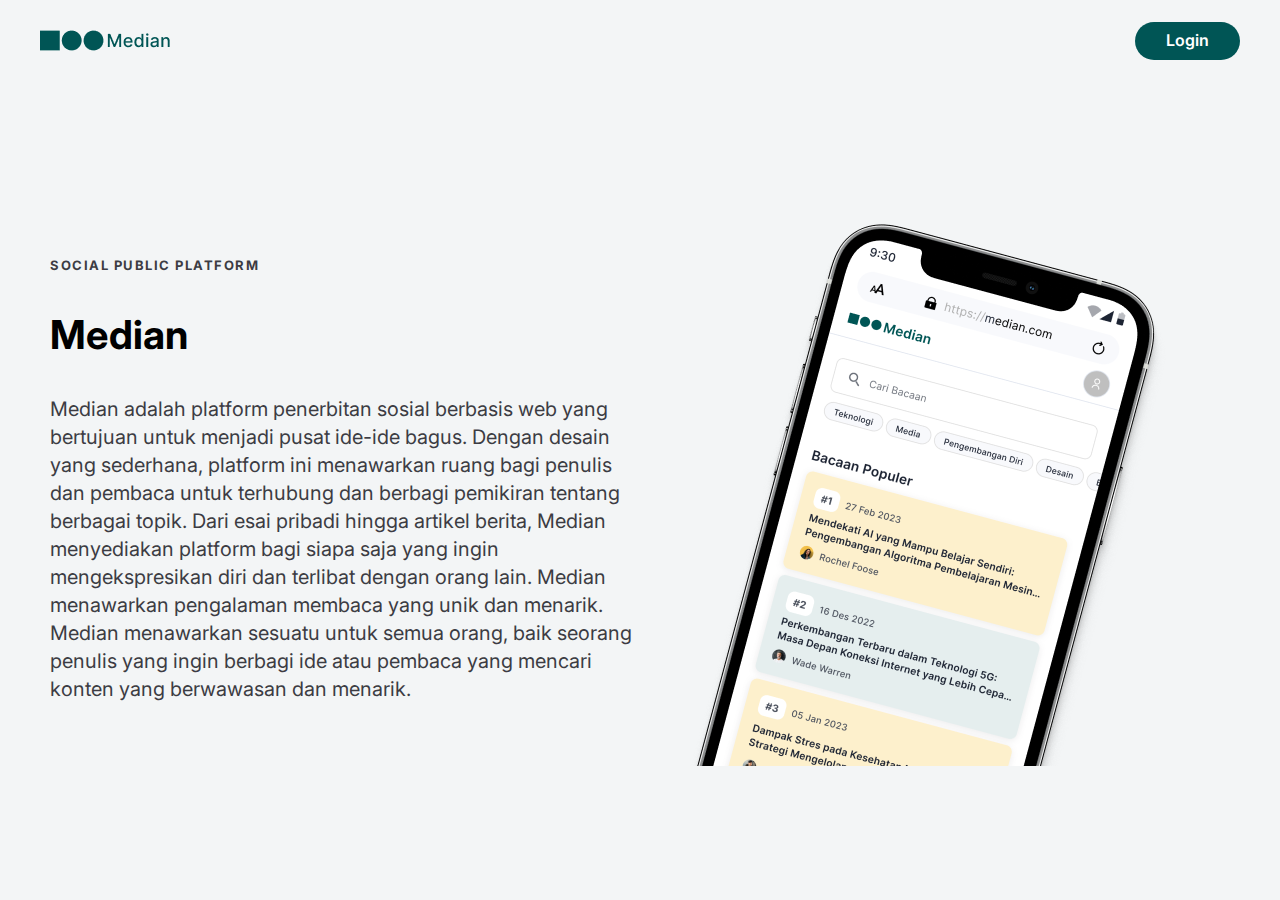
<file: index.html>
<!DOCTYPE html>
<html lang="en">
  <head>
    <meta charset="UTF-8" />
    <meta name="viewport" content="width=device-width, initial-scale=1.0" />
    <title>Median - Social Publishing Platform</title>
    <link rel="icon" href="./assets/Icon.png">
    <link rel="stylesheet" href="./css/style.css" />

    <link rel="preconnect" href="https://fonts.googleapis.com" />
    <link rel="preconnect" href="https://fonts.gstatic.com" crossorigin />
    <link
      href="https://fonts.googleapis.com/css2?family=Inter:wght@100..900&display=swap"
      rel="stylesheet"
    />
  </head>
  <body style="height: 100vh">
    <header>
      <div class="header-container">
        <img src="./assets/Logo-hijau.png" alt="" />
        <button onclick="login()">Login</button>
      </div>
    </header>
    <main>
      <div class="main-container">
        <div class="desc">
          <div class="content-head">
            <p>SOCIAL PUBLIC PLATFORM</p>
          </div>
          <div class="content-title">
            <h5>Median</h5>
          </div>
          <div class="content-desc">
            <p>
              Median adalah platform penerbitan sosial berbasis web yang
              bertujuan untuk menjadi pusat ide-ide bagus. Dengan desain yang
              sederhana, platform ini menawarkan ruang bagi penulis dan pembaca
              untuk terhubung dan berbagi pemikiran tentang berbagai topik. Dari
              esai pribadi hingga artikel berita, Median menyediakan platform
              bagi siapa saja yang ingin mengekspresikan diri dan terlibat
              dengan orang lain. Median menawarkan pengalaman membaca yang unik
              dan menarik. Median menawarkan sesuatu untuk semua orang, baik
              seorang penulis yang ingin berbagi ide atau pembaca yang mencari
              konten yang berwawasan dan menarik.
            </p>
          </div>
        </div>
        <div class="iphone-image">
          <img src="./assets/iPhone 12 Pro.png" alt="iphone" />
        </div>
      </div>
    </main>
    <script>
      function login() {
        window.location.href = "login.html";
      }
    </script>
  </body>
</html>
</file>
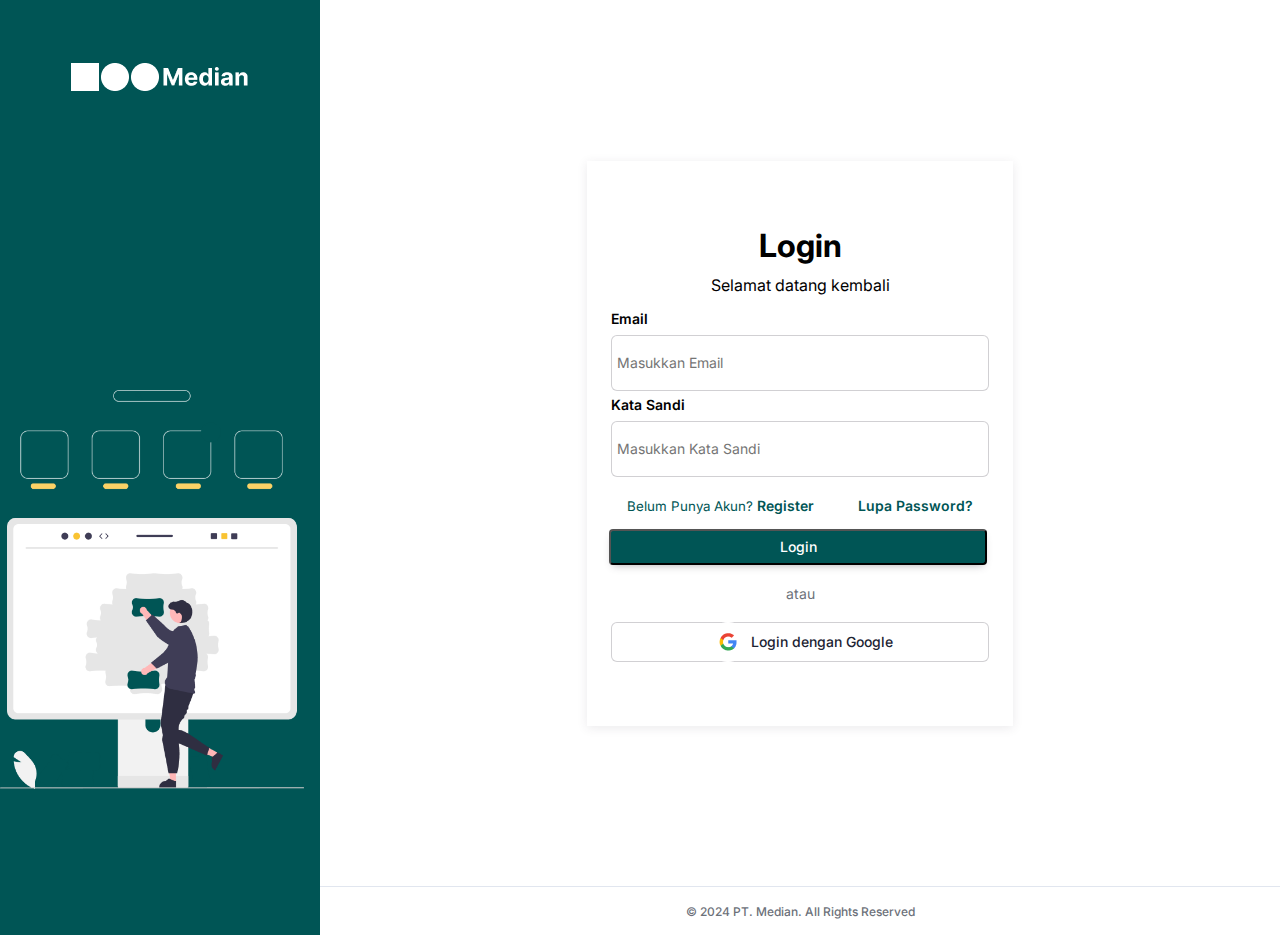
<file: login.html>
<!DOCTYPE html>
<html lang="en">
  <head>
    <meta charset="UTF-8" />
    <meta name="viewport" content="width=device-width, initial-scale=1.0" />
    <link rel="stylesheet" href="./css/style.css" />
    <title>Login to Median</title>
    <link rel="icon" href="./assets/Icon.png">

    <link rel="preconnect" href="https://fonts.googleapis.com" />
    <link rel="preconnect" href="https://fonts.gstatic.com" crossorigin />
    <link
      href="https://fonts.googleapis.com/css2?family=Inter:wght@100..900&display=swap"
      rel="stylesheet"
    />
  </head>
  <body>
    <div class="container-login">
      <div class="median-logo">
        <img src="./assets/Logo.png" alt="logo" />
        <img src="./assets/Illustration.png" alt="hero" />
      </div>
      <div class="container-form">
        <div class="login-form">
          <div class="login-text">
            <h3>Login</h3>
            <p>Selamat datang kembali</p>
          </div>
          <form>
            <div class="form-group">
              <label for="email">Email</label>
              <input
                type="email"
                id="email"
                name="email"
                placeholder="Masukkan Email"
                required
              />
              <label for="password">Kata Sandi</label>
              <input
                type="password"
                id="password"
                name="password"
                placeholder="Masukkan Kata Sandi"
                required
              />
            </div>
            <div class="button-register-reset">
              <button type="button" class="register">
                Belum Punya Akun? <span>Register</span>
              </button>
              <button type="button" class="forget-password">
                Lupa Password?
              </button>
            </div>
            <button class="button-login" type="submit" onclick="login()">
              Login
            </button>
          </form>
          <p class="or">atau</p>
          <button class="google-login-button">
            <img
              src="./assets/google.png"
              alt="Google Icon"
              class="google-icon"
            />
            Login dengan Google
          </button>
        </div>
        <div class="copyright">
          <p>© 2024 PT. Median. All Rights Reserved</p>
        </div>
      </div>
    </div>
    <script>
      function login() {
        window.location.href = "main.html";
      }
    </script>
  </body>
</html>
</file>
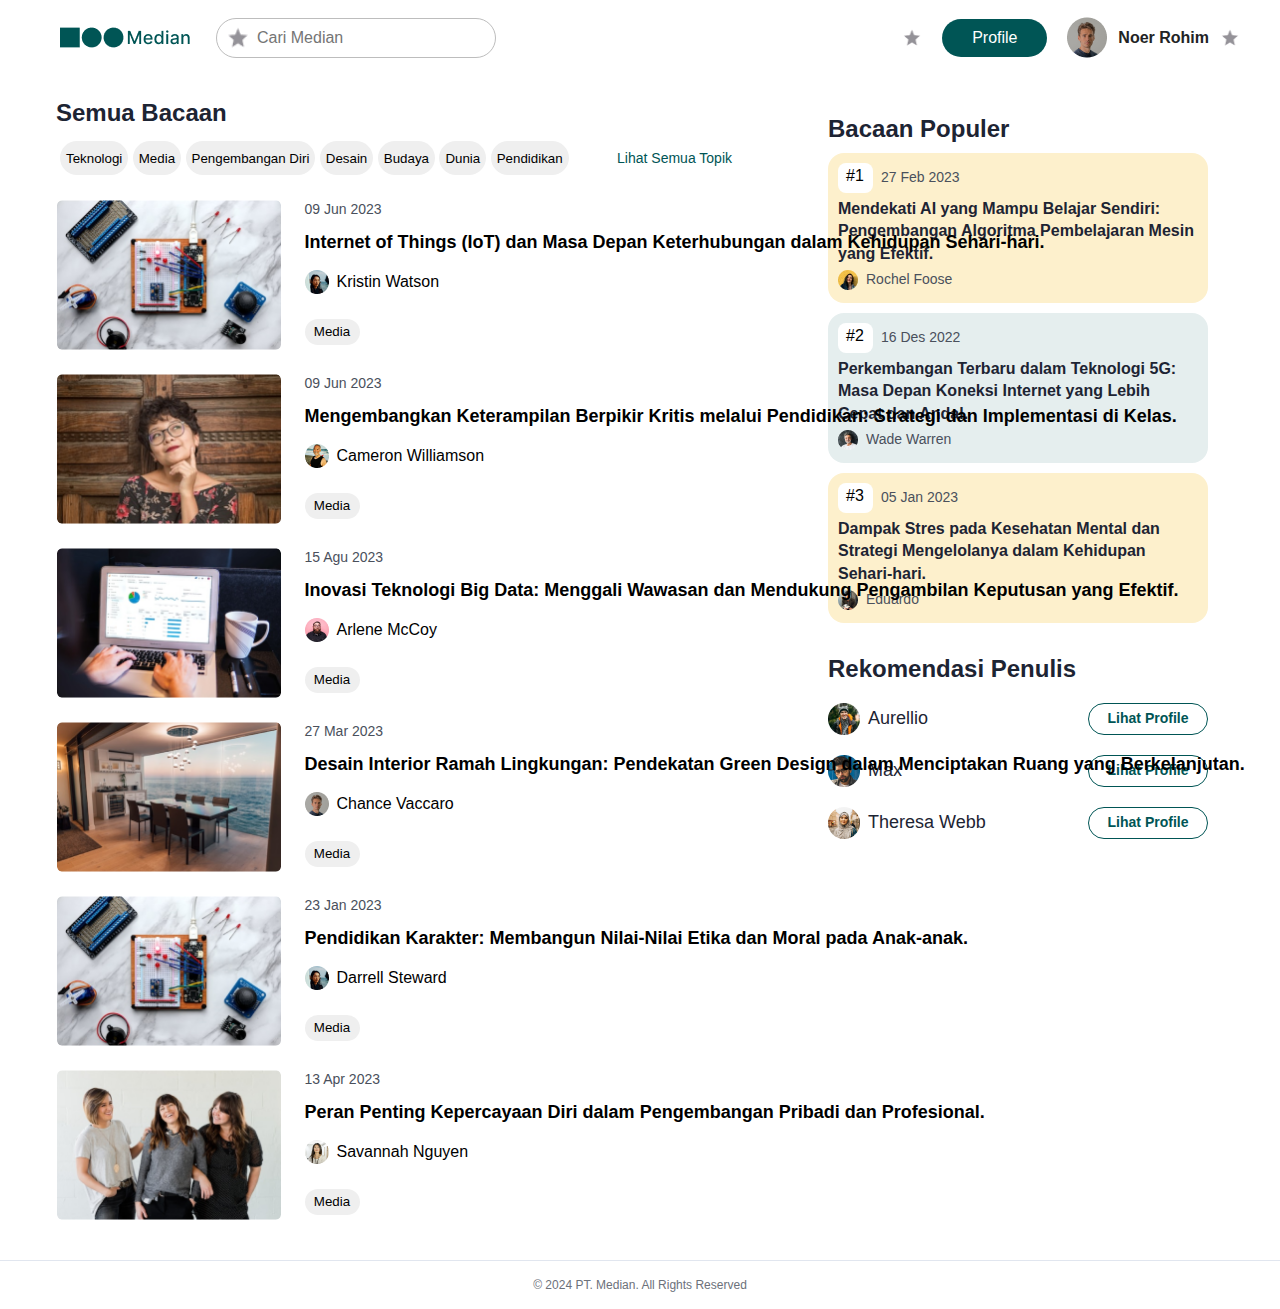
<file: main.html>
<!DOCTYPE html>
<html lang="en">
  <head>
    <meta charset="UTF-8" />
    <meta name="viewport" content="width=device-width, initial-scale=1.0" />
    <title>Median - Social Publishing Platform</title>
    <link rel="stylesheet" href="./css/style.css" />
    <link rel="icon" href="./assets/Icon.png">
    <link
      rel="stylesheet"
      href="https://cdnjs.cloudflare.com/ajax/libs/font-awesome/6.5.2/css/all.min.css"
      integrity="sha512-SnH5WK+bZxgPHs44uWIX+LLJAJ9/2PkPKZ5QiAj6Ta86w+fsb2TkcmfRyVX3pBnMFcV7oQPJkl9QevSCWr3W6A=="
      crossorigin="anonymous"
      referrerpolicy="no-referrer"
    />
  </head>
  <body>
    <header>
      <div class="header-main-container">
        <div class="logo-search">
          <img src="./assets/Logo-hijau.png" alt="logo" class="main-logo" />
          <div class="input-container">
            <img src="./assets/Star.png" alt="star icon" class="star-icon" />
            <input
              type="search"
              class="input-search"
              placeholder="Cari Median"
            />
          </div>
        </div>
        <nav class="login-user">
          <img
            src="./assets/Star.png"
            alt="star icon"
            class="star-icon-login"
          />
          <button class="button-login-main">Profile</button>
          <div class="profile">
            <img src="./assets/Ellipse 395.png" alt="user" class="user-image" />
            <p>Noer Rohim</p>
            <img src="./assets/Star.png" alt="star" class="star-icon-login" />
          </div>
        </nav>
      </div>
    </header>
    <main>
      <div class="main-container-bacaan">
        <section class="container-bacaan">
          <h4>Semua Bacaan</h4>
          <nav class="topic">
            <div class="topic-category">
              <button>Teknologi</button>
              <button>Media</button>
              <button>Pengembangan Diri</button>
              <button>Desain</button>
              <button>Budaya</button>
              <button>Dunia</button>
              <button>Pendidikan</button>
            </div>
            <button class="all-topic">Lihat Semua Topik</button>
          </nav>
        </section>
        <aside class="container-popular">
          <section class="popular-article">
            <h4>Bacaan Populer</h4>
            <div class="popular-article-frame">
              <section class="article-one">
                <div class="article-content">
                  <div class="article-tag">
                    <div class="article-tag-number">
                      <p>#1</p>
                    </div>
                    <div class="article-date">
                      <p>27 Feb 2023</p>
                    </div>
                  </div>
                  <div class="article-title">
                    <p>
                      Mendekati AI yang Mampu Belajar Sendiri: Pengembangan Algoritma Pembelajaran Mesin yang Efektif.
                    </p>
                  </div>
                  <div class="article-publisher">
                    <img src="./assets/publisher/article1.png" alt="publisher">
                    <p>Rochel Foose</p>
                  </div>
                </div>
              </section>
              <section class="article-two">
                <div class="article-content">
                  <div class="article-tag">
                    <div class="article-tag-number">
                      <p>#2</p>
                    </div>
                    <div class="article-date">
                      <p>16 Des 2022</p>
                    </div>
                  </div>
                  <div class="article-title">
                    <p>
                      Perkembangan Terbaru dalam Teknologi 5G: Masa Depan Koneksi Internet yang Lebih Cepat dan Andal.
                    </p>
                  </div>
                  <div class="article-publisher">
                    <img src="./assets/publisher/article2.png" alt="publisher">
                    <p>Wade Warren</p>
                  </div>
                </div>
              </section>
              <section class="article-three">
                <div class="article-content">
                  <div class="article-tag">
                    <div class="article-tag-number">
                      <p>#3</p>
                    </div>
                    <div class="article-date">
                      <p>05 Jan 2023</p>
                    </div>
                  </div>
                  <div class="article-title">
                    <p>
                      Dampak Stres pada Kesehatan Mental dan Strategi Mengelolanya dalam Kehidupan Sehari-hari.
                    </p>
                  </div>
                  <div class="article-publisher">
                    <img src="./assets/publisher/article3.png" alt="publisher">
                    <p>Eduardo</p>
                  </div>
                </div>
              </section>
            </div>
          </section>
          <section class="recommend">
            <h4>Rekomendasi Penulis</h4>
            <section class="publisher-recommendation">
              <section class="publisher-one">
                <div class="publisher-profile">
                  <img src="./assets/publisher/recommend1.png" alt="publisher">
                  <p>Aurellio</p>
                </div>
                <button class="button-profile-publisher">Lihat Profile</button>
              </section>
              <section class="publisher-two">
                <div class="publisher-profile">
                  <img src="./assets/publisher/recommend2.png" alt="publisher">
                  <p>Max</p>
                </div>
                <button class="button-profile-publisher">Lihat Profile</button>
              </section>
              <section class="publisher-three">
                <div class="publisher-profile">
                  <img src="./assets/publisher/recommend3.png" alt="publisher">
                  <p>Theresa Webb</p>
                </div>
                <button class="button-profile-publisher">Lihat Profile</button>
              </section>
            </section>
          </section>
        </aside>
      </div>
      <article class="all-news">
        <div class="news-one">
          <img src="./assets/news/news1.png" alt="news-image" class="news-image" />
          <section class="news-content">
            <div class="news-date">
              <p>09 Jun 2023</p>
            </div>
            <div class="news-title">
              <p>
                Internet of Things (IoT) dan Masa Depan Keterhubungan dalam
                Kehidupan Sehari-hari.
              </p>
            </div>
            <div class="news-publisher">
              <img src="./assets/publisher/news1.png" alt="publisher" class="publisher-image" />
              <p>Kristin Watson</p>
            </div>
            <div class="news-mark">
              <button>Media</button>
              <i class="fa-regular fa-bookmark"></i>
            </div>
          </section>
        </div>
        <div class="news-two">
          <img src="./assets/news/news2.png" alt="news-image" class="news-image" />
          <section class="news-content">
            <div class="news-date">
              <p>09 Jun 2023</p>
            </div>
            <div class="news-title">
              <p>
                Mengembangkan Keterampilan Berpikir Kritis melalui Pendidikan: Strategi dan Implementasi di Kelas.
              </p>
            </div>
            <div class="news-publisher">
              <img src="./assets/publisher/news2.png" alt="publisher" class="publisher-image" />
              <p>Cameron Williamson</p>
            </div>
            <div class="news-mark">
              <button>Media</button>
              <i class="fa-regular fa-bookmark"></i>
            </div>
          </section>
        </div>
        <div class="news-three">
          <img src="./assets/news/news3.png" alt="news-image" class="news-image" />
          <section class="news-content">
            <div class="news-date">
              <p>15 Agu 2023</p>
            </div>
            <div class="news-title">
              <p>
                Inovasi Teknologi Big Data: Menggali Wawasan dan Mendukung Pengambilan Keputusan yang Efektif.
              </p>
            </div>
            <div class="news-publisher">
              <img src="./assets/publisher/news3.png" alt="publisher" class="publisher-image" />
              <p>Arlene McCoy</p>
            </div>
            <div class="news-mark">
              <button>Media</button>
              <i class="fa-regular fa-bookmark"></i>
            </div>
          </section>
        </div>
        <div class="news-four">
          <img src="./assets/news/news4.png" alt="news-image" class="news-image" />
          <section class="news-content">
            <div class="news-date">
              <p>27 Mar 2023</p>
            </div>
            <div class="news-title">
              <p>
                Desain Interior Ramah Lingkungan: Pendekatan Green Design dalam Menciptakan Ruang yang Berkelanjutan.
              </p>
            </div>
            <div class="news-publisher">
              <img src="./assets/publisher/news4.png" alt="publisher" class="publisher-image" />
              <p>Chance Vaccaro</p>
            </div>
            <div class="news-mark">
              <button>Media</button>
              <i class="fa-regular fa-bookmark"></i>
            </div>
          </section>
        </div>
        <div class="news-five">
          <img src="./assets/news/news1.png" alt="news-image" class="news-image" />
          <section class="news-content">
            <div class="news-date">
              <p>23 Jan 2023</p>
            </div>
            <div class="news-title">
              <p>
                Pendidikan Karakter: Membangun Nilai-Nilai Etika dan Moral pada Anak-anak.
              </p>
            </div>
            <div class="news-publisher">
              <img src="./assets/publisher/news1.png" alt="publisher" class="publisher-image" />
              <p>Darrell Steward</p>
            </div>
            <div class="news-mark">
              <button>Media</button>
              <i class="fa-regular fa-bookmark"></i>
            </div>
          </section>
        </div>
        <div class="news-six">
          <img src="./assets/news/news6.png" alt="news-image" class="news-image" />
          <section class="news-content">
            <div class="news-date">
              <p>13 Apr 2023</p>
            </div>
            <div class="news-title">
              <p>
                Peran Penting Kepercayaan Diri dalam Pengembangan Pribadi dan Profesional.
              </p>
            </div>
            <div class="news-publisher">
              <img src="./assets/publisher/news6.png" alt="publisher" class="publisher-image" />
              <p>Savannah Nguyen</p>
            </div>
            <div class="news-mark">
              <button>Media</button>
              <i class="fa-regular fa-bookmark"></i>
            </div>
          </section>
        </div>
      </article>
      <footer>
        <p>© 2024 PT. Median. All Rights Reserved</p>
      </footer>
    </main>
  </body>
</html>
</file>
<file: css/style.css>
*,
html,
body {
  margin: 0;
  padding: 0;
  box-sizing: border-box;
  font-family: "Inter", sans-serif;
}

/* LOGIN PAGE */
.container-login {
  display: flex;
  justify-content: center;
  align-items: center;
  height: 94vh;
}

.median-logo {
  background-color: #005555;
  width: 960px;
  height: 1024px;
  display: grid;
  place-items: center;
}

.median-logo img {
  max-width: 100%;
  height: auto;
}

.logo-top {
  grid-row: 1;
}

.hero-bottom {
  grid-row: 2;
}

.container-form {
  background-color: #ffffff;
  width: 960px;
  height: 1024px;
  display: flex;
  flex-direction: column;
  justify-content: center; 
  align-items: center;
}

.login-form {
  /* border: 1px solid black; */
  box-shadow: 0px 2px 10px 0px #3a35411a;
  width: 426px;
  height: 565px;
  display: flex;
  flex-direction: column;
  justify-content: center;
  align-items: center;
  margin-top: 250px; 
}

.login-text {
  text-align: center;
}

.login-text h3 {
  font-size: 32px;
}

.login-text p {
  font-size: 16px;
  font-weight: 400;
  margin: 10px;
}

.form-group {
  display: flex;
  flex-direction: column;
  /* border: 1px solid black; */
  padding: 0px 12px;
}

.form-group label {
  width: 75px;
  height: 20px;
  font-weight: 600;
  font-size: 14px;
  margin: 5px 0px;
}

.form-group input {
  width: 378px;
  height: 56px;
  font-size: 14px;
  border: 1px solid #3a35413b;
  border-radius: 6px;
  gap: 3px;
  padding: 15px 0 15px 5px;
}

.button-register-reset {
  width: 378px;
  height: 28px;
  display: flex;
  font-size: 14px;
  justify-content: space-between;
  /* border: 1px solid black; */
  margin: 12px;
  padding: 4px 8px;
  gap: 8px;
}

.button-register-reset button {
  border: 0;
  background-color: transparent;
  color: #005555;
  cursor: pointer;
}

.button-register-reset span {
  font-weight: 600;
  font-size: 14px;
}

.button-register-reset .register {
  padding: 4px 8px 4px 8px;
  /* border: 1px solid black; */
}

.button-register-reset .forget-password {
  padding: 4px 8px 4px 8px;
  font-weight: 600;
  font-size: 14px;
  gap: 8px;
}

.button-login {
  width: 378px;
  height: 36px;
  background-color: #005555;
  color: #ffffff;
  font-weight: 500;
  font-size: 14px;
  border-radius: 4px;
  box-shadow: 0px 4px 8px -4px #3a35416b;
  margin-left: 10px;
  cursor: pointer;
}

.or {
  /* display: flex; */
  align-items: center;
  font-size: 14px;
  color: #6c717a;
  margin: 20px;
}

.google-login-button {
  width: 378px;
  height: 40px;
  display: flex;
  justify-content: center;
  align-items: center;
  gap: 3px;
  border-radius: 6px 0px 0px 0px;
  opacity: 0px;
  border: 1px solid #3a35413b;
  border-radius: 6px;
  background-color: #ffffff;
  font-size: 14px;
  font-weight: 500;
  text-align: left;
  color: #1d2433;
  cursor: pointer;
}

.copyright {
  width: 960px;
  height: 49px;
  padding: 16px, 0px;
  gap: 10px;
  opacity: 0px;
  margin-top: auto;
  display: flex;
  justify-content: center;
  align-items: center;
  font-size: 12px;
  font-weight: 500;
  color: #6c717a;
  border-top: 1px solid #e1e6ef;
}

/* INDEX PAGE */
.header-container {
  background-color: #f3f5f6;
  display: flex;
  align-items: center;
  justify-content: space-between;
  padding: 20px 40px;
  cursor: pointer;
}

.header-container button {
  width: 105px;
  height: 38px;
  background-color: #005555;
  color: #ffffff;
  font-size: 16px;
  font-weight: 600;
  line-height: 22.4px;
  border-radius: 24px;
  padding: 8px, 26px;
  border: none;
  cursor: pointer;
}

.main-container {
  display: flex;
  justify-content: center;
  align-items: center;
  height: 91vh;
  background-color: #f3f5f6;
  padding: 20px;
}

.desc {
  width: 100%;
  max-width: 600px;
  margin-bottom: 20px;
  opacity: 1; 
}

.content-head {
  width: 100%;
  padding-bottom: 32px;
  font-size: 13px;
  font-weight: 700;
  line-height: 15.6px;
  letter-spacing: 1.5px;
  text-align: left;
  color: #3c3c43;
}

.content-title {
  width: 100%;
  padding-bottom: 32px;
  font-size: 48px;
  font-weight: 700;
  line-height: 57.6px;
  letter-spacing: 0.25px;
  text-align: left;
  color: #000000;
}

.content-desc {
  width: 100%;
  font-size: 20px;
  font-weight: 400;
  line-height: 28px;
  text-align: left;
  color: #3c3c43;
}

.iphone-image {
  width: 100%;
  max-width: 580px;
  height: auto;
  border-radius: 60px 0px 0px 0px;
  opacity: 1; 
}

/* MAIN PAGE */
.header-main-container {
  display: flex;
  justify-content: space-between;
  align-items: center;
  padding: 10px 20px;
  background-color: #ffffff;
}

.logo-search {
  display: flex;
  align-items: center;
  gap: 24px;
  margin-left: 40px;
}

.logo-search .main-logo {
  width: 132px;
  height: 41px;
  /* border: 1px solid black; */
}

.input-container {
  position: relative;
  margin-bottom: 15px;
  width: 280px;
  height: 40px;
}

.star-icon {
  position: absolute;
  left: 10px;
  top: 40%;
  /* transform: translateY(-50%); */
  pointer-events: none;
  width: 24px;
  height: 24px;
}

.input-search {
  margin-top: 8px;
  padding: 8px 40px;
  border: 1px solid #bdbdbd;
  border-radius: 24px;
  width: 280px;
  height: 40px;
  font-size: 16px;
  color: #616161;
}

.login-user {
  display: flex;
  align-items: center;
}

.star-icon-login {
  width: 35px;
  height: 35px;
  margin-right: 20px;
}

.button-login-main {
  padding: 8px 26px;
  gap: 8px;
  border: none;
  background-color: #005555;
  color: white;
  font-size: 16px;
  border-radius: 24px;
  cursor: pointer;
  width: 105px;
  height: 38px;
}

.profile {
  display: flex;
  align-items: center;
  margin-left: 20px;
  gap: 11px;
  cursor: pointer;
}

.profile .user-iamge {
  width: 40px;
  height: 40px;
  border-radius: 50%;
}

.profile p {
  font-size: 16px;
  font-weight: 600;
  color: #222325;
  line-height: 19, 6px;
}

.star-icon-login {
  width: 20px;
  height: 20px;
}

.main-container-bacaan {
  width: 100%;
  height: 125px;
  padding: 24px 56px;
  gap: 60px;
  opacity: 0px;
  display: flex;
  /* border: 1px solid black; */
}

.container-bacaan {
  width: 1300px;
  height: 100px;
  gap: 19px;
  opacity: 0px;
  /* border: 1px solid blue; */
}

.container-bacaan h4 {
  font-size: 24px;
  font-weight: 700;
  line-height: 28px;
  color: #1d2433;
}

.topic {
  display: flex;
  justify-content: space-between;
  padding-top: 10px;
}

.topic-category {
  padding: 4px;
}

.topic-category button {
  gap: 10px;
  width: auto;
  height: 34px;
  padding: 3px 6px;
  border-radius: 24px;
  border: none;
  pointer-events: none;
  /* cursor: pointer; */
}

.all-topic {
  margin-right: 20px;
  gap: 8px;
  color: #005555;
  font-size: 14px;
  font-weight: 500;
  line-height: 22px;
  background: none;
  border: none;
  cursor: pointer;
}

.container-popular {
  width: 415px;
  height: 800px;
  padding: 16px;
  gap: 24px;
  opacity: 0px;
}

.popular-article {
  width: 380px;
  height: 540px;
  gap: 19px;
}

.popular-article h4 {
  font-size: 24px;
  font-weight: 700;
  line-height: 28px;
  color: #1d2433;
}

/* .popular-article-frame {
  width: 380px;
  height: 150px;
  gap: 16px;
} */

.article-tag {
  display: flex;
  gap: 8px;
  align-items: center;
}

.article-tag-number {
  width: 35px;
  height: 30px;
  padding: 4px 8px;
  margin-top: 10px;
  gap: 10px;
  border-radius: 8px;
  background: #FFFFFF;
}

.article-date {
  font-size: 14px;
  line-height: 19.6px;
  margin-top: 10px;
  color: #4A505C;
}

.article-title {
  font-size: 16px;
  font-weight: 600;
  line-height: 22.4px;
  color: #1D2433;
  margin: 5px 0px;
  cursor: pointer;
}

.article-publisher {
  display: flex;
  gap: 8px;
  font-size: 14px;
  font-weight: 500;
  line-height: 19.6px;
  color: #4A505C;
  cursor: pointer;
}

.article-one {
  width: 380px;
  height: 150px;
  background: #FDF0CC;
  border-radius: 16px;
}

.article-two {
  width: 380px;
  height: 150px;
  background: #E5EEEE;
  border-radius: 16px;
}

.article-three   {
  width: 380px;
  height: 150px;
  background: #FDF0CC;
  border-radius: 16px;
}

.article-content {
  margin: 10px;
  width: 360px;
  height: 130px;
}

.recommend {
  width: 380px;
  height: 200px;
  font-size: 24px;
  font-weight: 700;
  font-weight: 28.8px;
  color: #1D2433;
}

.publisher-recommendation {
  margin-top: 20px;
}

.publisher-one {
  display: flex;
  justify-content: space-between;
}

.publisher-two {
  display: flex;
  justify-content: space-between;
  margin: 20px 0px;
}

.publisher-three {
  display: flex;
  justify-content: space-between;
}

.publisher-profile {
  display: flex;
  gap: 8px;
}

.publisher-profile p {
  display: flex;
  align-items: center;
  font-size: 18px;
  font-weight: 500;
  line-height: 25.2px;
  color: #1D2433;
}

.button-profile-publisher {
  width: 120px;
  height: 32px;
  border: 1px solid #005555;
  border-radius: 24px;
  font-size: 14px;
  font-weight: 600;
  line-height: 19.6px;
  color: #005555;
  background: none;
  cursor: pointer;
}

.all-news {
  width: 1300px;
  height: auto;
  margin-left: 57px;
  padding-bottom: 40px;
  display: flex;
  flex-direction: column;
  gap: 24px;
  /* border: 1px solid purple; */
}

.news-one {
  display: flex;
  width: 1300px;
  gap: 24px;
}

.news-two {
  display: flex;
  width: 1300px;
  gap: 24px;
}

.news-three {
  display: flex;
  width: 1300px;
  gap: 24px;
}

.news-four {
  display: flex;
  width: 1300px;
  gap: 24px;
}

.news-five {
  display: flex;
  width: 1300px;
  gap: 24px;
}

.news-six {
  display: flex;
  width: 1300px;
  gap: 24px;
}

.news-image {
  width: 225px;
  height: 150px;
  border-radius: 5px;
}

.news-content {
  width: 1300px;
  height: 150px;
  display: flex;
  flex-direction: column;
  /* border: 1px solid black; */
}

.news-date {
  width: 652px;
  height: 20px;
  color: #4a505c;
  font-size: 14px;
  line-height: 19.6px;
}

.news-title {
  font-size: 18px;
  font-weight: 600;
  line-height: 25.2px;
  margin: 10px 0px;
  cursor: pointer;
}

.news-publisher {
  display: flex;
  align-items: center;
  gap: 8px;
  margin: 5px 0px;
  cursor: pointer;
  /* border: 1px solid tomato; */
}

.news-publisher p {
  font-size: 16px;
  font-weight: 500;
  line-height: 22.4px;
}

.news-mark {
  display: flex;
  justify-content: space-between;
  margin: 20px 0px;
}

.news-mark button {
  width: 55px;
  height: 26px;
  border: none;
  border-radius: 24px;
  pointer-events: none;
}

footer {
  width: 100%;
  height: 49px;
  display: flex;
  justify-content: center;
  align-items: center;
  font-size: 12px;
  font-weight: 500;
  line-height: 16.8px;
  color: #6C717A;
  border-top: 1px solid #E1E6EF
}

/* RERSPONSIVE INDEX PAGE */
@media (min-width: 768px) and (max-width: 1024px) {
  .content-title {
    font-size: 36px;
    line-height: 43.2px;
  }

  .content-desc {
    font-size: 18px;
    line-height: 25px;
  }
}

/* Media queries for mobile devices (max-width: 767px) */
@media (max-width: 767px) {
  .main-container {
    flex-direction: column;
  }

  .content-title {
    font-size: 24px;
    line-height: 28.8px;
  }

  .content-desc {
    font-size: 16px;
    line-height: 22px;
  }

  .iphone-image img {
    width: 100%;
    height: auto;
  }
}
</file>
